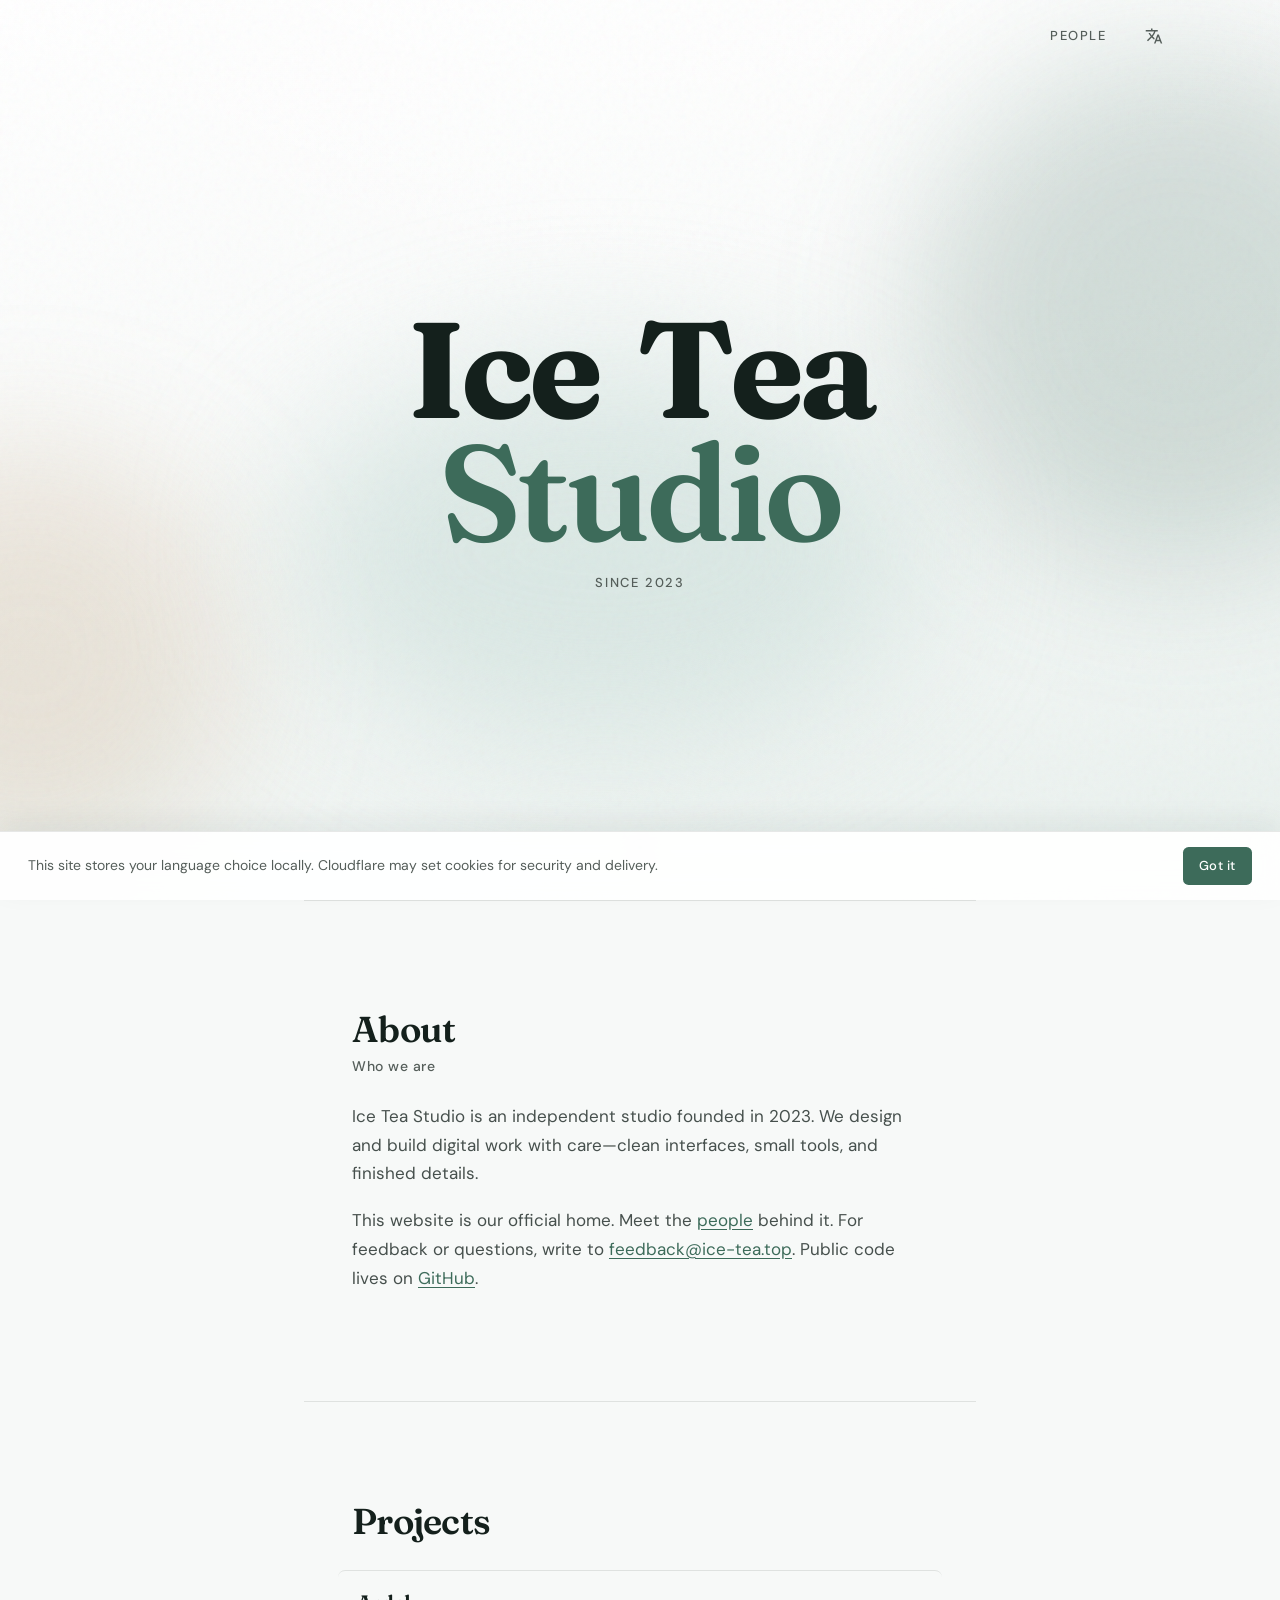
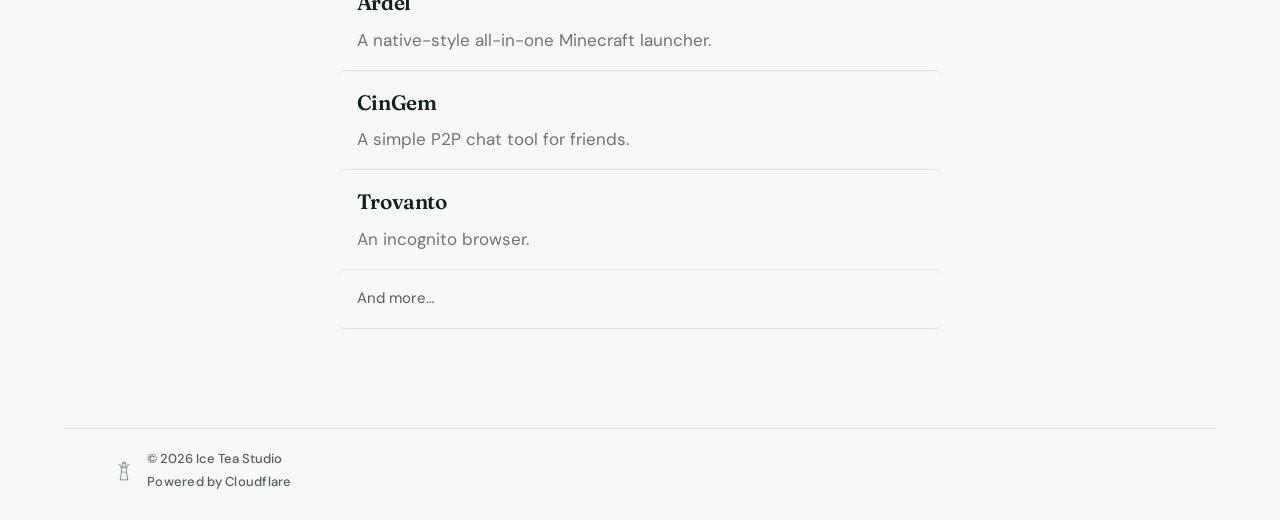
<file: index.html>
<!DOCTYPE html>
<html lang="en">
<head>
  <meta charset="UTF-8">
  <meta name="viewport" content="width=device-width, initial-scale=1.0">
  <title>Ice Tea Studio — Official Website</title>
  <meta name="description" content="Ice Tea Studio is an independent studio founded in 2023. We design and build digital work with care—clean interfaces, small tools, and finished details.">
  <meta name="author" content="Ice Tea Studio">
  <meta name="robots" content="index, follow">
  <link rel="canonical" href="https://ice-tea.top/">
  <script>
    try {
      var _l = localStorage.getItem("its-lang");
      if (_l) {
        var s = String(_l).toLowerCase();
        if (_l === "zh-Hant" || s === "zh-tw" || s === "zh-hk" || s === "zh-hant" || s.indexOf("hant") >= 0) document.documentElement.lang = "zh-Hant";
        else if (_l === "zh-CN" || s.indexOf("zh") === 0) document.documentElement.lang = "zh-CN";
        else if (_l === "ja" || s.indexOf("ja") === 0) document.documentElement.lang = "ja";
        else if (_l === "es" || s.indexOf("es") === 0) document.documentElement.lang = "es";
        else if (_l === "fr" || s.indexOf("fr") === 0) document.documentElement.lang = "fr";
        else if (_l === "pt" || s.indexOf("pt") === 0) document.documentElement.lang = "pt";
        else if (_l === "ru" || s.indexOf("ru") === 0) document.documentElement.lang = "ru";
        else if (_l === "hi" || s.indexOf("hi") === 0) document.documentElement.lang = "hi";
      }
    } catch (e) {}
  </script>

  <meta property="og:type" content="website">
  <meta property="og:url" content="https://ice-tea.top/">
  <meta property="og:title" content="Ice Tea Studio — Official Website">
  <meta property="og:description" content="Independent studio founded in 2023. Clean interfaces, small tools, and finished details.">
  <meta property="og:site_name" content="Ice Tea Studio">
  <meta property="og:locale" content="en_US">
  <meta property="og:image" content="https://ice-tea.top/og-image.jpg">
  <meta property="og:image:type" content="image/jpeg">
  <meta property="og:image:alt" content="Ice Tea Studio">

  <meta name="twitter:card" content="summary_large_image">
  <meta name="twitter:title" content="Ice Tea Studio — Official Website">
  <meta name="twitter:description" content="Independent studio founded in 2023. Clean interfaces, small tools, and finished details.">
  <meta name="twitter:image" content="https://ice-tea.top/og-image.jpg">

  <meta name="theme-color" content="#f7f9f8">
  <link rel="icon" href="icon-64.png" type="image/png" sizes="64x64">
  <link rel="apple-touch-icon" href="apple-touch-icon.png" sizes="180x180">
  <link rel="preload" href="fonts/fraunces-700.woff2" as="font" type="font/woff2" crossorigin>
  <link rel="preload" href="fonts/fraunces-600.woff2" as="font" type="font/woff2" crossorigin>
  <link rel="preload" href="fonts/dm-sans-400.woff2" as="font" type="font/woff2" crossorigin>
  <link rel="stylesheet" href="styles.css?v=20260806b">
  <script>document.documentElement.classList.add("js");</script>

  <script type="application/ld+json">
  {
    "@context": "https://schema.org",
    "@graph": [
      {
        "@type": "WebSite",
        "@id": "https://ice-tea.top/#website",
        "url": "https://ice-tea.top/",
        "name": "Ice Tea Studio",
        "description": "Official website of Ice Tea Studio, an independent studio founded in 2023.",
        "publisher": { "@id": "https://ice-tea.top/#organization" },
        "inLanguage": ["en", "es", "fr", "pt", "ru", "hi", "ja", "zh-CN", "zh-Hant"]
      },
      {
        "@type": "Organization",
        "@id": "https://ice-tea.top/#organization",
        "name": "Ice Tea Studio",
        "url": "https://ice-tea.top/",
        "email": "feedback@ice-tea.top",
        "foundingDate": "2023",
        "sameAs": [
          "https://github.com/Ice-Tea-Studio"
        ],
        "logo": "https://ice-tea.top/icon-256.png"
      }
    ]
  }
  </script>
</head>
<body>
  <div class="atmosphere" aria-hidden="true">
    <div class="atmosphere__wash atmosphere__wash--leaf" data-speed="0.08"></div>
    <div class="atmosphere__wash atmosphere__wash--amber" data-speed="0.16"></div>
    <div class="atmosphere__wash atmosphere__wash--ice" data-speed="0.11"></div>
    <div class="atmosphere__grain"></div>
  </div>

  <div class="page">
    <header class="hero-shell">
      <nav class="topnav" data-i18n-aria="nav_aria" aria-label="Primary">
        <a class="nav-link" data-magnetic href="people.html" data-i18n="nav_people">People</a>
        <div class="lang-switch" data-i18n-aria="lang_aria" aria-label="Language">
          <button type="button" class="lang-switch__toggle" aria-expanded="false" aria-haspopup="listbox" aria-label="Language">
            <svg class="lang-switch__icon" viewBox="0 0 24 24" width="18" height="18" aria-hidden="true" focusable="false">
              <path d="M12.87 15.07l-2.54-2.51.03-.03A17.5 17.5 0 0014.07 6H17V4h-7V2H8v2H1v2h11.17C11.5 7.92 10.44 9.75 9 11.35 8.07 10.32 7.3 9.19 6.69 8h-2c.73 1.63 1.73 3.17 2.98 4.56l-5.09 5.02L4 19l5-5 3.11 3.11.76-2.04zM18.5 10h-2L12 22h2l1.12-3h4.75L21 22h2l-4.5-12zm-2.62 7l1.62-4.33L19.12 17h-3.24z" fill="currentColor"/>
            </svg>
          </button>
          <div class="lang-switch__menu" hidden role="listbox">
            <button type="button" class="lang-switch__option" data-lang="en" role="option">English</button>
            <button type="button" class="lang-switch__option" data-lang="es" role="option">Español</button>
            <button type="button" class="lang-switch__option" data-lang="fr" role="option">Français</button>
            <button type="button" class="lang-switch__option" data-lang="pt" role="option">Português</button>
            <button type="button" class="lang-switch__option" data-lang="ru" role="option">Русский</button>
            <button type="button" class="lang-switch__option" data-lang="hi" role="option">हिन्दी</button>
            <button type="button" class="lang-switch__option" data-lang="ja" role="option">日本語</button>
            <button type="button" class="lang-switch__option" data-lang="zh-CN" role="option">简体中文</button>
            <button type="button" class="lang-switch__option" data-lang="zh-Hant" role="option">繁體中文</button>
          </div>
        </div>
      </nav>

      <section class="hero" id="top" aria-labelledby="brand-title">
        <h1 class="brand is-ready" id="brand-title">
          <span class="visually-hidden">Ice Tea Studio</span>
          <span class="brand__display" aria-hidden="true">
            <span class="brand__row">
              <span class="char" style="--i:0">I</span><span class="char" style="--i:1">c</span><span class="char" style="--i:2">e</span><span class="char char--space" style="--i:3">&nbsp;</span><span class="char" style="--i:4">T</span><span class="char" style="--i:5">e</span><span class="char" style="--i:6">a</span>
            </span>
            <span class="brand__row brand__row--accent">
              <span class="char" style="--i:7">S</span><span class="char" style="--i:8">t</span><span class="char" style="--i:9">u</span><span class="char" style="--i:10">d</span><span class="char" style="--i:11">i</span><span class="char" style="--i:12">o</span>
            </span>
          </span>
        </h1>
        <p class="since" data-reveal data-i18n="since">Since 2023</p>
        <a class="scroll-cue" data-reveal href="#about" data-i18n-aria="scroll_about" aria-label="Scroll to About">
          <span class="scroll-cue__mouse" aria-hidden="true"></span>
        </a>
      </section>
    </header>

    <main id="main">
      <section class="about" id="about" aria-labelledby="about-heading">
        <header class="about__head" data-reveal>
          <h2 id="about-heading" class="about__title" data-i18n="about_title">About</h2>
          <p class="about__kicker" data-i18n="about_kicker">Who we are</p>
        </header>
        <div class="about__body" data-stagger>
          <p data-reveal data-i18n="about_p1">
            Ice Tea Studio is an independent studio founded in 2023.
            We design and build digital work with care—clean interfaces,
            small tools, and finished details.
          </p>
          <p data-reveal data-i18n-html="about_p2_html">
            This website is our official home. Meet the
            <a href="people.html">people</a> behind it.
            For feedback or questions, write to
            <a href="mailto:feedback@ice-tea.top">feedback@ice-tea.top</a>.
            Public code lives on
            <a href="https://github.com/Ice-Tea-Studio" rel="noopener noreferrer" target="_blank">GitHub</a>.
          </p>
        </div>
      </section>

      <section class="projects" id="projects" aria-labelledby="projects-heading">
        <h2 id="projects-heading" class="projects__title" data-reveal data-i18n="projects_title">Projects</h2>
        <ul class="project-list" data-stagger>
          <li data-reveal>
            <button
              type="button"
              class="project-list__item"
              data-notice-key="project_ardel_notice"
              data-notice="Coming soon. Stay tuned."
            >
              <div class="project-list__copy">
                <span class="project-list__name">Ardel</span>
                <span class="project-list__desc" data-i18n="project_ardel_desc">A native-style all-in-one Minecraft launcher.</span>
              </div>
            </button>
          </li>
          <li data-reveal>
            <button
              type="button"
              class="project-list__item"
              data-notice-key="project_cingem_notice"
              data-notice="Sorry, this tool is for internal use only."
            >
              <div class="project-list__copy">
                <span class="project-list__name">CinGem</span>
                <span class="project-list__desc" data-i18n="project_cingem_desc">A simple P2P chat tool for friends.</span>
              </div>
            </button>
          </li>
          <li data-reveal>
            <button
              type="button"
              class="project-list__item"
              data-notice-key="project_trovanto_notice"
              data-notice="Early build complete — now in private beta."
            >
              <div class="project-list__copy">
                <span class="project-list__name">Trovanto</span>
                <span class="project-list__desc" data-i18n="project_trovanto_desc">An incognito browser.</span>
              </div>
            </button>
          </li>
          <li data-reveal>
            <div class="project-list__item project-list__item--more">
              <p class="project-list__more" data-i18n="projects_more">And more…</p>
            </div>
          </li>
        </ul>
      </section>
    </main>

    <footer class="footer" data-reveal>
      <img class="footer__mark" src="icon-256.png" width="28" height="28" alt="" decoding="async" loading="lazy">
      <div class="footer__copy">
        <p><small>&copy; 2026 Ice Tea Studio</small></p>
        <p class="footer__powered">
          <small><span data-i18n="powered_prefix">Powered by</span> <a href="https://www.cloudflare.com/" rel="noopener noreferrer" target="_blank">Cloudflare</a></small>
        </p>
      </div>
    </footer>
  </div>

  <div class="toast" id="project-toast" role="status" aria-live="polite" hidden></div>

  <div class="cookie-notice" id="cookie-notice" hidden>
    <p class="cookie-notice__text" data-i18n="cookie_notice">
      This site stores your language choice locally. Cloudflare may set cookies for security and delivery.
    </p>
    <button type="button" class="cookie-notice__accept" data-i18n="cookie_accept">Got it</button>
  </div>

  <script src="i18n.js?v=20260806b" defer></script>
  <script src="main.js?v=20260806b" defer></script>
  <script src="animal.js?v=20260806b" defer></script>
</body>
</html>
</file>
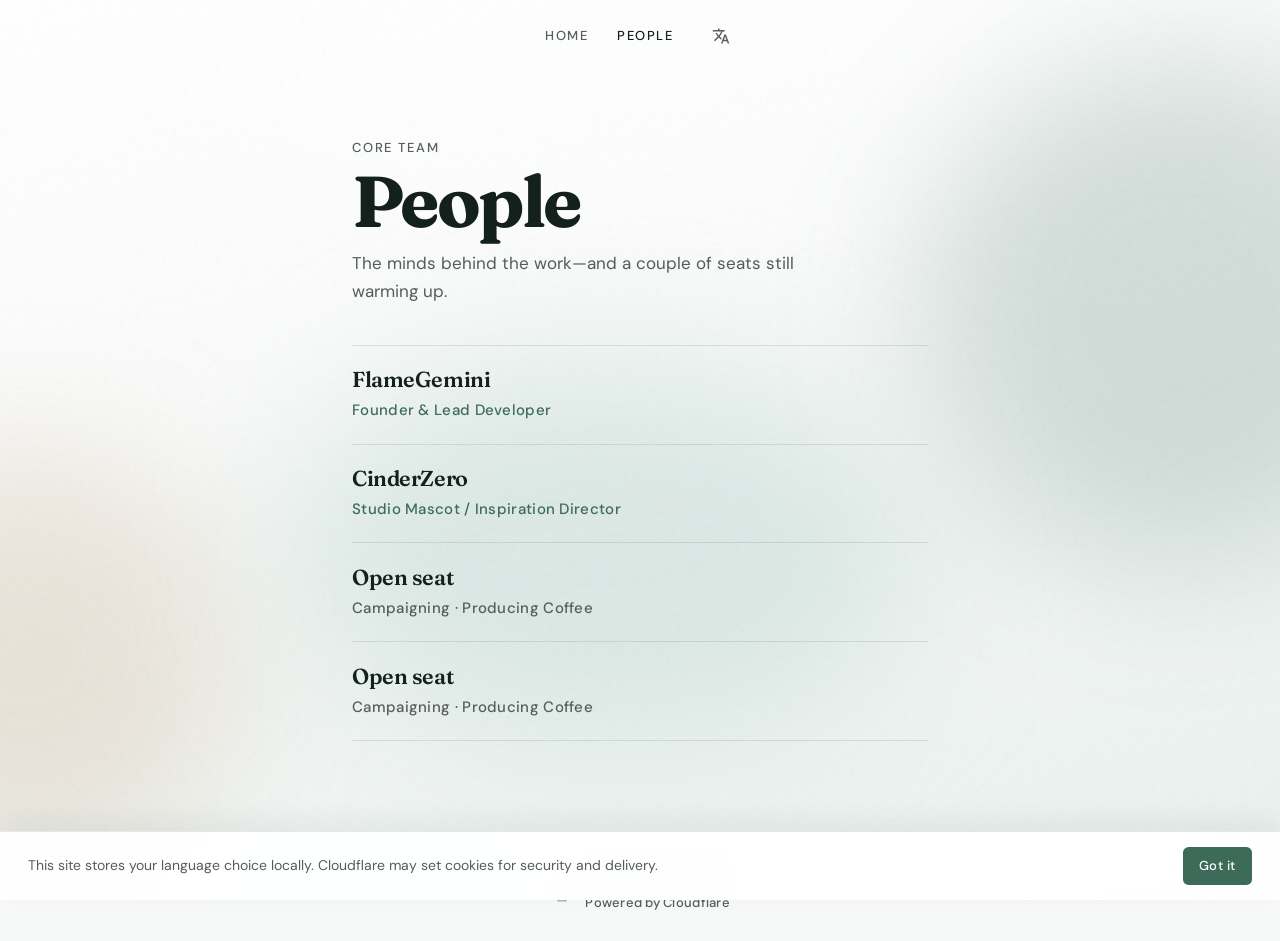
<file: people.html>
<!DOCTYPE html>
<html lang="en">
<head>
  <meta charset="UTF-8">
  <meta name="viewport" content="width=device-width, initial-scale=1.0">
  <title>People — Ice Tea Studio</title>
  <meta name="description" content="Meet the people behind Ice Tea Studio—developers, designers, and open seats still brewing.">
  <meta name="author" content="Ice Tea Studio">
  <meta name="robots" content="index, follow">
  <link rel="canonical" href="https://ice-tea.top/people.html">
  <script>
    try {
      var _l = localStorage.getItem("its-lang");
      if (_l) {
        var s = String(_l).toLowerCase();
        if (_l === "zh-Hant" || s === "zh-tw" || s === "zh-hk" || s === "zh-hant" || s.indexOf("hant") >= 0) document.documentElement.lang = "zh-Hant";
        else if (_l === "zh-CN" || s.indexOf("zh") === 0) document.documentElement.lang = "zh-CN";
        else if (_l === "ja" || s.indexOf("ja") === 0) document.documentElement.lang = "ja";
        else if (_l === "es" || s.indexOf("es") === 0) document.documentElement.lang = "es";
        else if (_l === "fr" || s.indexOf("fr") === 0) document.documentElement.lang = "fr";
        else if (_l === "pt" || s.indexOf("pt") === 0) document.documentElement.lang = "pt";
        else if (_l === "ru" || s.indexOf("ru") === 0) document.documentElement.lang = "ru";
        else if (_l === "hi" || s.indexOf("hi") === 0) document.documentElement.lang = "hi";
      }
    } catch (e) {}
  </script>

  <meta property="og:type" content="website">
  <meta property="og:url" content="https://ice-tea.top/people.html">
  <meta property="og:title" content="People — Ice Tea Studio">
  <meta property="og:description" content="Meet the people behind Ice Tea Studio.">
  <meta property="og:site_name" content="Ice Tea Studio">
  <meta property="og:locale" content="en_US">
  <meta property="og:image" content="https://ice-tea.top/og-image.jpg">
  <meta property="og:image:type" content="image/jpeg">
  <meta property="og:image:alt" content="Ice Tea Studio">

  <meta name="twitter:card" content="summary_large_image">
  <meta name="twitter:title" content="People — Ice Tea Studio">
  <meta name="twitter:description" content="Meet the people behind Ice Tea Studio.">
  <meta name="twitter:image" content="https://ice-tea.top/og-image.jpg">

  <meta name="theme-color" content="#f7f9f8">
  <link rel="icon" href="icon-64.png" type="image/png" sizes="64x64">
  <link rel="apple-touch-icon" href="apple-touch-icon.png" sizes="180x180">
  <link rel="preload" href="fonts/fraunces-700.woff2" as="font" type="font/woff2" crossorigin>
  <link rel="preload" href="fonts/fraunces-600.woff2" as="font" type="font/woff2" crossorigin>
  <link rel="preload" href="fonts/dm-sans-400.woff2" as="font" type="font/woff2" crossorigin>
  <link rel="stylesheet" href="styles.css?v=20260806b">
  <script>document.documentElement.classList.add("js");</script>
</head>
<body class="page-people">
  <div class="atmosphere" aria-hidden="true">
    <div class="atmosphere__wash atmosphere__wash--leaf" data-speed="0.08"></div>
    <div class="atmosphere__wash atmosphere__wash--amber" data-speed="0.16"></div>
    <div class="atmosphere__wash atmosphere__wash--ice" data-speed="0.11"></div>
    <div class="atmosphere__grain"></div>
  </div>

  <div class="page">
    <header class="page-top">
      <nav class="topnav" data-i18n-aria="nav_aria" aria-label="Primary">
        <a class="nav-link" data-magnetic href="index.html" data-i18n="nav_home">Home</a>
        <a class="nav-link is-active" data-magnetic href="people.html" data-i18n="nav_people" aria-current="page">People</a>
        <div class="lang-switch" data-i18n-aria="lang_aria" aria-label="Language">
          <button type="button" class="lang-switch__toggle" aria-expanded="false" aria-haspopup="listbox" aria-label="Language">
            <svg class="lang-switch__icon" viewBox="0 0 24 24" width="18" height="18" aria-hidden="true" focusable="false">
              <path d="M12.87 15.07l-2.54-2.51.03-.03A17.5 17.5 0 0014.07 6H17V4h-7V2H8v2H1v2h11.17C11.5 7.92 10.44 9.75 9 11.35 8.07 10.32 7.3 9.19 6.69 8h-2c.73 1.63 1.73 3.17 2.98 4.56l-5.09 5.02L4 19l5-5 3.11 3.11.76-2.04zM18.5 10h-2L12 22h2l1.12-3h4.75L21 22h2l-4.5-12zm-2.62 7l1.62-4.33L19.12 17h-3.24z" fill="currentColor"/>
            </svg>
          </button>
          <div class="lang-switch__menu" hidden role="listbox">
            <button type="button" class="lang-switch__option" data-lang="en" role="option">English</button>
            <button type="button" class="lang-switch__option" data-lang="es" role="option">Español</button>
            <button type="button" class="lang-switch__option" data-lang="fr" role="option">Français</button>
            <button type="button" class="lang-switch__option" data-lang="pt" role="option">Português</button>
            <button type="button" class="lang-switch__option" data-lang="ru" role="option">Русский</button>
            <button type="button" class="lang-switch__option" data-lang="hi" role="option">हिन्दी</button>
            <button type="button" class="lang-switch__option" data-lang="ja" role="option">日本語</button>
            <button type="button" class="lang-switch__option" data-lang="zh-CN" role="option">简体中文</button>
            <button type="button" class="lang-switch__option" data-lang="zh-Hant" role="option">繁體中文</button>
          </div>
        </div>
      </nav>
    </header>

    <main id="main" class="people">
      <header class="people__head" data-reveal>
        <p class="people__kicker" data-i18n="people_kicker">Core team</p>
        <h1 class="people__title" data-i18n="people_title">People</h1>
        <p class="people__lead" data-i18n="people_lead">
          The minds behind the work—and a couple of seats still warming up.
        </p>
      </header>

      <ul class="people-list" data-stagger>
        <li data-reveal>
          <article class="people-list__item">
            <h2 class="people-list__name">FlameGemini</h2>
            <p class="people-list__role" data-i18n="role_flame">Founder &amp; Lead Developer</p>
          </article>
        </li>
        <li data-reveal>
          <article class="people-list__item">
            <h2 class="people-list__name">CinderZero</h2>
            <p class="people-list__role" data-i18n="role_cinder">Studio Mascot / Inspiration Director</p>
          </article>
        </li>
        <li data-reveal>
          <article class="people-list__item people-list__item--open">
            <h2 class="people-list__name" data-i18n="open_seat">Open seat</h2>
            <p class="people-list__role" data-i18n="open_seat_role">Campaigning · Producing Coffee</p>
          </article>
        </li>
        <li data-reveal>
          <article class="people-list__item people-list__item--open">
            <h2 class="people-list__name" data-i18n="open_seat">Open seat</h2>
            <p class="people-list__role" data-i18n="open_seat_role">Campaigning · Producing Coffee</p>
          </article>
        </li>
      </ul>
    </main>

    <footer class="footer" data-reveal>
      <img class="footer__mark" src="icon-256.png" width="28" height="28" alt="" decoding="async" loading="lazy">
      <div class="footer__copy">
        <p><small>&copy; 2026 Ice Tea Studio</small></p>
        <p class="footer__powered">
          <small><span data-i18n="powered_prefix">Powered by</span> <a href="https://www.cloudflare.com/" rel="noopener noreferrer" target="_blank">Cloudflare</a></small>
        </p>
      </div>
    </footer>
  </div>

  <div class="cookie-notice" id="cookie-notice" hidden>
    <p class="cookie-notice__text" data-i18n="cookie_notice">
      This site stores your language choice locally. Cloudflare may set cookies for security and delivery.
    </p>
    <button type="button" class="cookie-notice__accept" data-i18n="cookie_accept">Got it</button>
  </div>

  <script src="i18n.js?v=20260806b" defer></script>
  <script src="main.js?v=20260806b" defer></script>
  <script src="animal.js?v=20260806b" defer></script>
</body>
</html>
</file>
<file: styles.css>
﻿@font-face {
  font-family: "Fraunces";
  src: url("fonts/fraunces-600.woff2") format("woff2");
  font-weight: 600;
  font-style: normal;
  font-display: swap;
}

@font-face {
  font-family: "Fraunces";
  src: url("fonts/fraunces-700.woff2") format("woff2");
  font-weight: 700;
  font-style: normal;
  font-display: swap;
}

@font-face {
  font-family: "DM Sans";
  src: url("fonts/dm-sans-400.woff2") format("woff2");
  font-weight: 400;
  font-style: normal;
  font-display: swap;
}

@font-face {
  font-family: "DM Sans";
  src: url("fonts/dm-sans-500.woff2") format("woff2");
  font-weight: 500;
  font-style: normal;
  font-display: swap;
}

:root {
  --ink: #14201c;
  --ink-soft: #555e5a;
  --mist: #f7f9f8;
  --paper: #ffffff;
  --leaf: #3d6b5a;
  --leaf-soft: rgba(61, 107, 90, 0.2);
  --amber-soft: rgba(184, 149, 108, 0.22);
  --ice-soft: rgba(201, 221, 215, 0.58);
  --line: rgba(20, 32, 28, 0.1);
  --focus: #2f5d4c;
  --font-display: "Fraunces", "Iowan Old Style", "Palatino Linotype", Palatino, serif;
  --font-body: "DM Sans", "Segoe UI", sans-serif;
  --ease-out: cubic-bezier(0.16, 1, 0.3, 1);
  --dur: 0.7s;
  --pad-x: clamp(1.25rem, 4vw, 3rem);
}

html[lang="zh-CN"],
html[data-lang="zh-CN"],
html[lang="zh-Hant"],
html[data-lang="zh-Hant"] {
  --font-display: "Fraunces", "Songti SC", "STSong", "Noto Serif SC", "Noto Serif TC", serif;
  --font-body: "DM Sans", "PingFang SC", "PingFang TC", "Hiragino Sans GB", "Microsoft YaHei", "Microsoft JhengHei", "Noto Sans SC", "Noto Sans TC", "Segoe UI", sans-serif;
}

html[lang="ja"],
html[data-lang="ja"] {
  --font-display: "Fraunces", "Hiragino Mincho ProN", "Yu Mincho", "Noto Serif JP", serif;
  --font-body: "DM Sans", "Hiragino Sans", "Yu Gothic", "Hiragino Kaku Gothic ProN", "Meiryo", "Noto Sans JP", "Segoe UI", sans-serif;
}

html[lang="ru"],
html[data-lang="ru"] {
  --font-body: "DM Sans", "Segoe UI", "Helvetica Neue", Arial, sans-serif;
}

html[lang="hi"],
html[data-lang="hi"] {
  --font-display: "Fraunces", "Noto Serif Devanagari", "Mangal", serif;
  --font-body: "DM Sans", "Noto Sans Devanagari", "Mangal", "Segoe UI", sans-serif;
}

*,
*::before,
*::after {
  box-sizing: border-box;
}

html {
  color-scheme: light;
  background: var(--mist);
  scroll-behavior: smooth;
}

body {
  margin: 0;
  min-height: 100vh;
  font-family: var(--font-body);
  font-weight: 400;
  line-height: 1.55;
  color: var(--ink);
  background: var(--mist);
  overflow-x: hidden;
  -webkit-font-smoothing: antialiased;
  text-rendering: optimizeLegibility;
}

a {
  color: inherit;
}

a:focus-visible {
  outline: 2px solid var(--focus);
  outline-offset: 3px;
}

.atmosphere {
  position: fixed;
  inset: 0;
  z-index: 0;
  pointer-events: none;
  overflow: hidden;
  background:
    radial-gradient(115% 85% at 50% -15%, var(--paper) 0%, transparent 58%),
    linear-gradient(165deg, var(--paper) 0%, var(--mist) 55%, #e8f0ed 100%);
}

.atmosphere__wash {
  position: absolute;
  border-radius: 50%;
  filter: blur(72px);
  will-change: transform;
  transform: translate3d(0, var(--parallax-y, 0px), 0);
}

.atmosphere__wash--leaf {
  width: min(58vw, 32rem);
  height: min(58vw, 32rem);
  top: 6%;
  right: -12%;
  background: var(--leaf-soft);
}

.atmosphere__wash--amber {
  width: min(48vw, 26rem);
  height: min(48vw, 26rem);
  bottom: 4%;
  left: -14%;
  background: var(--amber-soft);
}

.atmosphere__wash--ice {
  width: min(70vw, 40rem);
  height: min(42vw, 24rem);
  top: 40%;
  left: 22%;
  background: var(--ice-soft);
}

.atmosphere__grain {
  position: absolute;
  inset: 0;
  opacity: 0.04;
  background-image: url("data:image/svg+xml,%3Csvg viewBox='0 0 200 200' xmlns='http://www.w3.org/2000/svg'%3E%3Cfilter id='n'%3E%3CfeTurbulence type='fractalNoise' baseFrequency='0.85' numOctaves='3' stitchTiles='stitch'/%3E%3C/filter%3E%3Crect width='100%25' height='100%25' filter='url(%23n)'/%3E%3C/svg%3E");
  mix-blend-mode: multiply;
}

.page {
  position: relative;
  z-index: 1;
}

.hero-shell {
  display: grid;
  grid-template-rows: auto 1fr;
  min-height: 100vh;
  min-height: 100dvh;
  padding: 0 var(--pad-x);
  max-width: 72rem;
  margin: 0 auto;
}

.topnav {
  display: flex;
  align-items: center;
  justify-content: flex-end;
  gap: 1.75rem;
  padding: 1.35rem 0 0;
}

.lang-switch {
  position: relative;
  display: inline-flex;
  align-items: center;
  margin-left: 0.35rem;
}

.lang-switch__toggle {
  display: inline-flex;
  align-items: center;
  justify-content: center;
  width: 1.75rem;
  height: 1.75rem;
  border: 0;
  padding: 0;
  background: transparent;
  color: var(--ink-soft);
  cursor: pointer;
  transition: color 0.25s ease;
}

.lang-switch__toggle:hover,
.lang-switch.is-open .lang-switch__toggle {
  color: var(--ink);
}

.lang-switch__toggle:focus-visible {
  outline: 2px solid var(--focus);
  outline-offset: 3px;
}

.lang-switch__icon {
  display: block;
}

.lang-switch__menu {
  position: absolute;
  top: calc(100% + 0.5rem);
  right: 0;
  z-index: 40;
  display: flex;
  flex-direction: column;
  gap: 0.1rem;
  min-width: 8.5rem;
  max-height: min(70vh, 22rem);
  overflow: auto;
  padding: 0.4rem;
  border: 1px solid var(--line);
  border-radius: 0.4rem;
  background: rgba(255, 255, 255, 0.97);
  box-shadow: 0 12px 30px rgba(20, 32, 28, 0.08);
}

.lang-switch__menu[hidden] {
  display: none;
}

.lang-switch__option {
  border: 0;
  border-radius: 0.28rem;
  padding: 0.45rem 0.6rem;
  background: transparent;
  color: var(--ink-soft);
  font: inherit;
  font-size: 0.8125rem;
  font-weight: 500;
  letter-spacing: 0.04em;
  text-align: left;
  cursor: pointer;
  transition: color 0.2s ease, background-color 0.2s ease;
}

.lang-switch__option:hover,
.lang-switch__option.is-active {
  color: var(--ink);
  background: rgba(61, 107, 90, 0.08);
}

.lang-switch__option:focus-visible {
  outline: 2px solid var(--focus);
  outline-offset: 1px;
}

.nav-link {
  display: inline-block;
  font-size: 0.8125rem;
  font-weight: 500;
  letter-spacing: 0.12em;
  text-transform: uppercase;
  text-decoration: none;
  color: var(--ink-soft);
  transition: color 0.25s ease, transform 0.35s var(--ease-out);
  will-change: transform;
}

.nav-link:hover {
  color: var(--ink);
}

.hero {
  position: relative;
  display: flex;
  flex-direction: column;
  justify-content: center;
  align-items: center;
  gap: 1.25rem;
  text-align: center;
  padding: 2rem 0 5rem;
}

.brand {
  margin: 0;
  font-family: var(--font-display);
  font-weight: 700;
  font-size: clamp(3.5rem, 14vw, 8.5rem);
  line-height: 0.9;
  letter-spacing: -0.035em;
  color: var(--ink);
}

.visually-hidden {
  position: absolute;
  width: 1px;
  height: 1px;
  padding: 0;
  margin: -1px;
  overflow: hidden;
  clip: rect(0, 0, 0, 0);
  white-space: nowrap;
  border: 0;
}

.brand__display {
  display: block;
}

.brand__row {
  display: block;
}

.brand__row--accent {
  color: var(--leaf);
  font-weight: 600;
}

.brand .char {
  display: inline-block;
  opacity: 0;
  transform: translateY(0.35em);
  will-change: transform, opacity;
}

.brand .char--space {
  width: 0.28em;
}

.brand.is-ready .char {
  animation: char-in 0.75s var(--ease-out) forwards;
  animation-delay: calc(var(--i) * 0.035s + 0.12s);
}

.brand.is-done .char {
  will-change: auto;
}

.since {
  margin: 0;
  font-size: 0.8125rem;
  font-weight: 500;
  letter-spacing: 0.14em;
  text-transform: uppercase;
  color: var(--ink-soft);
}

.scroll-cue {
  position: absolute;
  bottom: 1.5rem;
  left: 50%;
  display: flex;
  align-items: center;
  justify-content: center;
  width: 2rem;
  height: 2.75rem;
  margin-left: -1rem;
  text-decoration: none;
}

body.is-scrolled .scroll-cue {
  opacity: 0 !important;
  pointer-events: none;
  transform: none !important;
  filter: none !important;
}

.scroll-cue__mouse {
  width: 1.15rem;
  height: 1.85rem;
  border: 1.5px solid rgba(20, 32, 28, 0.28);
  border-radius: 999px;
  position: relative;
}

.scroll-cue__mouse::after {
  content: "";
  position: absolute;
  top: 0.35rem;
  left: 50%;
  width: 0.2rem;
  height: 0.2rem;
  margin-left: -0.1rem;
  border-radius: 50%;
  background: var(--leaf);
  animation: cue-dot 1.6s var(--ease-out) infinite;
}

.about {
  padding: clamp(4rem, 12vh, 7rem) var(--pad-x);
  max-width: calc(36rem + 2 * var(--pad-x));
  margin: 0 auto;
  border-top: 1px solid var(--line);
}

.about__head {
  margin-bottom: 1.5rem;
}

.about__title {
  margin: 0 0 0.35rem;
  font-family: var(--font-display);
  font-size: clamp(1.75rem, 3vw, 2.25rem);
  font-weight: 600;
  letter-spacing: -0.02em;
  line-height: 1.15;
}

.about__kicker {
  margin: 0;
  font-size: 0.875rem;
  font-weight: 500;
  letter-spacing: 0.04em;
  color: var(--ink-soft);
}

.about__body {
  display: grid;
  gap: 1.1rem;
}

.about__body p {
  margin: 0;
  font-size: 1.0625rem;
  line-height: 1.7;
  color: rgba(20, 32, 28, 0.78);
}

.about__body a {
  color: var(--leaf);
  text-underline-offset: 0.18em;
}

.about__body a:hover {
  color: var(--ink);
}

.projects {
  padding: clamp(4rem, 11vh, 6.5rem) var(--pad-x);
  max-width: calc(36rem + 2 * var(--pad-x));
  margin: 0 auto;
  border-top: 1px solid var(--line);
}

.projects__title {
  margin: 0 0 1.75rem;
  font-family: var(--font-display);
  font-size: clamp(1.75rem, 3vw, 2.25rem);
  font-weight: 600;
  letter-spacing: -0.02em;
  line-height: 1.15;
  color: var(--ink);
}

.project-list {
  list-style: none;
  margin: 0;
  padding: 0;
}

.project-list__item {
  position: relative;
  display: block;
  width: calc(100% + 1.7rem);
  margin: 0 -0.85rem;
  padding: 1.25rem 1rem 1.25rem 1.15rem;
  border: 0;
  border-top: 1px solid var(--line);
  border-radius: 0.45rem;
  background: transparent;
  color: inherit;
  font: inherit;
  text-align: left;
  cursor: pointer;
  overflow: hidden;
  transition:
    background-color 320ms var(--ease-out),
    transform 320ms var(--ease-out),
    box-shadow 320ms var(--ease-out),
    border-color 320ms var(--ease-out);
}

.project-list__item:focus-visible {
  outline: 2px solid var(--focus);
  outline-offset: 2px;
}

.project-list__name {
  display: inline-block;
}

.project-list__desc {
  display: block;
}

.project-list__item::before {
  content: "";
  position: absolute;
  left: 0;
  top: 0;
  bottom: 0;
  width: 0;
  background: linear-gradient(180deg, rgba(61, 107, 90, 0.2), var(--leaf));
  transition: width 320ms var(--ease-out);
}

.project-list__item::after {
  content: "";
  position: absolute;
  inset: 0;
  background: radial-gradient(120% 100% at 0% 50%, rgba(61, 107, 90, 0.14), transparent 58%);
  opacity: 0;
  transition: opacity 320ms var(--ease-out);
  pointer-events: none;
}

.project-list__item:hover,
.project-list__item:focus-visible {
  background: rgba(247, 249, 248, 0.92);
  transform: translateX(10px);
  box-shadow:
    0 12px 28px rgba(20, 32, 28, 0.06),
    inset 0 0 0 1px rgba(61, 107, 90, 0.14);
  border-top-color: transparent;
}

.project-list__item:hover + .project-list__item,
.project-list__item:focus-visible + .project-list__item {
  border-top-color: transparent;
}

.project-list__item:hover::before,
.project-list__item:focus-visible::before {
  width: 4px;
}

.project-list__item:hover::after,
.project-list__item:focus-visible::after {
  opacity: 1;
}

.project-list__copy {
  position: relative;
  z-index: 1;
  min-width: 0;
}

.project-list__name {
  position: relative;
  display: inline-block;
  margin: 0 0 0.35rem;
  font-family: var(--font-display);
  font-size: 1.3rem;
  font-weight: 600;
  letter-spacing: -0.02em;
  line-height: 1.2;
  color: var(--ink);
  transition:
    color 280ms var(--ease-out),
    letter-spacing 320ms var(--ease-out),
    transform 320ms var(--ease-out);
}

.project-list__name::after {
  content: "";
  position: absolute;
  left: 0;
  bottom: -0.12em;
  width: 100%;
  height: 1.5px;
  background: var(--leaf);
  transform: scaleX(0);
  transform-origin: left center;
  transition: transform 360ms var(--ease-out);
}

.project-list__item:hover .project-list__name,
.project-list__item:focus-visible .project-list__name {
  color: var(--leaf);
  letter-spacing: -0.01em;
  transform: translateY(-2px);
}

.project-list__item:hover .project-list__name::after,
.project-list__item:focus-visible .project-list__name::after {
  transform: scaleX(1);
}

.project-list__desc {
  margin: 0;
  max-width: 34rem;
  font-size: 1.0625rem;
  line-height: 1.65;
  color: rgba(20, 32, 28, 0.66);
  transform: translateY(4px);
  opacity: 0.92;
  transition:
    color 280ms var(--ease-out),
    transform 320ms var(--ease-out) 40ms,
    opacity 280ms var(--ease-out) 40ms;
}

.project-list__item:hover .project-list__desc,
.project-list__item:focus-visible .project-list__desc {
  color: rgba(20, 32, 28, 0.9);
  transform: translateY(0);
  opacity: 1;
}

.project-list__item--more {
  display: block;
  padding-top: 1.1rem;
  padding-bottom: 1.1rem;
  cursor: default;
  border-bottom: 1px solid var(--line);
}

.project-list__item--more:hover,
.project-list__item--more:focus-visible {
  background: transparent;
  transform: none;
  box-shadow: none;
  border-top-color: var(--line);
}

.project-list__item--more::before,
.project-list__item--more::after {
  display: none;
}

.project-list__more {
  margin: 0;
  font-size: 0.9375rem;
  color: var(--ink-soft);
}

.toast {
  position: fixed;
  left: 50%;
  bottom: 1.5rem;
  z-index: 80;
  max-width: min(28rem, calc(100vw - 2rem));
  padding: 0.9rem 1.15rem;
  border: 1px solid rgba(61, 107, 90, 0.18);
  border-radius: 0.75rem;
  background: rgba(255, 255, 255, 0.94);
  color: var(--ink);
  font-size: 0.9375rem;
  line-height: 1.5;
  text-align: center;
  box-shadow: 0 16px 40px rgba(20, 32, 28, 0.12);
  backdrop-filter: blur(10px);
  transform: translate(-50%, 12px);
  opacity: 0;
  pointer-events: none;
  transition:
    opacity 280ms var(--ease-out),
    transform 320ms var(--ease-out);
}

.toast.is-visible {
  opacity: 1;
  transform: translate(-50%, 0);
}

@media (prefers-reduced-motion: reduce) {
  .toast {
    transition: none;
  }
}

.cookie-notice {
  position: fixed;
  left: 0;
  right: 0;
  bottom: 0;
  z-index: 70;
  display: flex;
  flex-wrap: wrap;
  align-items: center;
  justify-content: space-between;
  gap: 0.85rem 1.25rem;
  padding: 0.95rem clamp(1rem, 3vw, 1.75rem);
  border-top: 1px solid var(--line);
  background: rgba(255, 255, 255, 0.94);
  box-shadow: 0 -10px 28px rgba(20, 32, 28, 0.06);
  backdrop-filter: blur(12px);
  opacity: 0;
  transform: translateY(10px);
  pointer-events: none;
  transition:
    opacity 0.35s var(--ease-out),
    transform 0.4s var(--ease-out);
}

.cookie-notice[hidden] {
  display: none;
}

.cookie-notice.is-visible {
  opacity: 1;
  transform: none;
  pointer-events: auto;
}

.cookie-notice__text {
  margin: 0;
  flex: 1 1 16rem;
  max-width: 44rem;
  font-size: 0.875rem;
  line-height: 1.55;
  color: var(--ink-soft);
}

.cookie-notice__accept {
  flex: 0 0 auto;
  border: 0;
  border-radius: 0.35rem;
  padding: 0.55rem 1rem;
  background: var(--leaf);
  color: #fff;
  font: inherit;
  font-size: 0.8125rem;
  font-weight: 500;
  letter-spacing: 0.04em;
  cursor: pointer;
  transition: background-color 0.2s ease, transform 0.25s var(--ease-out);
}

.cookie-notice__accept:hover {
  background: var(--focus);
}

.cookie-notice__accept:active {
  transform: scale(0.98);
}

.cookie-notice__accept:focus-visible {
  outline: 2px solid var(--focus);
  outline-offset: 3px;
}

@media (prefers-reduced-motion: reduce) {
  .cookie-notice {
    transition: none;
  }
}

.nav-link.is-active {
  color: var(--ink);
}

.page-top {
  padding: 0 var(--pad-x);
  max-width: 72rem;
  margin: 0 auto;
}

.page-people .page {
  min-height: 100vh;
  min-height: 100dvh;
  display: flex;
  flex-direction: column;
}

.people {
  flex: 1;
  padding: clamp(3rem, 10vh, 5.5rem) var(--pad-x) clamp(4rem, 12vh, 7rem);
  max-width: calc(36rem + 2 * var(--pad-x));
  margin: 0 auto;
  width: 100%;
}

.people__head {
  margin-bottom: 2.5rem;
}

.people__kicker {
  margin: 0 0 0.55rem;
  font-size: 0.8125rem;
  font-weight: 500;
  letter-spacing: 0.14em;
  text-transform: uppercase;
  color: var(--ink-soft);
}

.people__title {
  margin: 0 0 0.85rem;
  font-family: var(--font-display);
  font-size: clamp(2.75rem, 8vw, 4.5rem);
  font-weight: 700;
  letter-spacing: -0.035em;
  line-height: 0.95;
  color: var(--ink);
}

.people__lead {
  margin: 0;
  max-width: 28rem;
  font-size: 1.0625rem;
  line-height: 1.65;
  color: rgba(20, 32, 28, 0.72);
}

.people-list {
  list-style: none;
  margin: 0;
  padding: 0;
}

.people-list__item {
  padding: 1.35rem 0;
  border-top: 1px solid var(--line);
}

.people-list > li:last-child .people-list__item {
  border-bottom: 1px solid var(--line);
}

.people-list__name {
  margin: 0 0 0.35rem;
  font-family: var(--font-display);
  font-size: 1.35rem;
  font-weight: 600;
  letter-spacing: -0.02em;
  line-height: 1.2;
  color: var(--ink);
}

.people-list__role {
  margin: 0;
  font-size: 0.9375rem;
  font-weight: 500;
  letter-spacing: 0.02em;
  color: var(--leaf);
}

.people-list__item--open .people-list__name {
  color: var(--ink);
  font-weight: 600;
}

.people-list__item--open .people-list__role {
  color: var(--ink-soft);
}

.footer {
  display: flex;
  align-items: center;
  gap: 0.7rem;
  padding: 1.25rem var(--pad-x) 1.75rem;
  max-width: 72rem;
  margin: 0 auto;
  border-top: 1px solid var(--line);
}

.footer__mark {
  display: block;
  width: 1.5rem;
  height: 1.5rem;
  object-fit: contain;
  flex-shrink: 0;
  opacity: 0.88;
  cursor: default;
  user-select: none;
}

.animal-gate {
  position: fixed;
  inset: 0;
  z-index: 80;
  display: flex;
  align-items: center;
  justify-content: center;
  padding: 1.25rem;
  background: rgba(20, 32, 28, 0.28);
  opacity: 0;
  transition: opacity 0.35s var(--ease-out);
}

.animal-gate[hidden] {
  display: none;
}

.animal-gate.is-visible {
  opacity: 1;
}

.animal-gate__panel {
  width: min(100%, 22rem);
  padding: 1.5rem 1.35rem 1.35rem;
  border: 1px solid var(--line);
  border-radius: 0.55rem;
  background: rgba(255, 255, 255, 0.97);
  box-shadow: 0 18px 40px rgba(20, 32, 28, 0.12);
  text-align: center;
  opacity: 0;
  transform: translateY(18px) scale(0.96);
  transition:
    opacity 0.4s var(--ease-out),
    transform 0.45s var(--ease-out);
}

.animal-gate__panel.is-in {
  opacity: 1;
  transform: none;
}

.animal-gate__title {
  margin: 0 0 1rem;
  font-family: var(--font-display);
  font-size: 1.15rem;
  font-weight: 600;
  color: var(--ink);
}

.animal-gate__form {
  display: grid;
  gap: 0.75rem;
}

.animal-gate__input {
  width: 100%;
  box-sizing: border-box;
  padding: 0.7rem 0.8rem;
  border: 1px solid var(--line);
  border-radius: 0.35rem;
  background: var(--mist);
  color: var(--ink);
  font: inherit;
  font-size: 0.95rem;
}

.animal-gate__input:focus {
  outline: 2px solid var(--focus);
  outline-offset: 1px;
}

.animal-gate__error {
  margin: 0;
  font-size: 0.8125rem;
  color: #8b3a3a;
}

.animal-gate__error.is-shake {
  animation: animal-shake 0.45s var(--ease-out);
}

.animal-gate__submit {
  border: 0;
  border-radius: 0.35rem;
  padding: 0.65rem 1rem;
  background: var(--leaf);
  color: #fff;
  font: inherit;
  font-size: 0.875rem;
  font-weight: 500;
  cursor: pointer;
  transition: background-color 0.2s ease, transform 0.25s var(--ease-out);
}

.animal-gate__submit:hover {
  background: var(--focus);
}

.animal-gate__submit:active {
  transform: scale(0.98);
}

.animal-pass {
  position: fixed;
  inset: 0;
  z-index: 90;
  display: flex;
  align-items: center;
  justify-content: center;
  padding: 1.25rem;
  background: rgba(0, 0, 0, 0.45);
  opacity: 0;
  transition: opacity 0.4s var(--ease-out);
}

.animal-pass[hidden] {
  display: none;
}

.animal-pass.is-visible {
  opacity: 1;
}

.animal-pass__box {
  display: flex;
  align-items: center;
  justify-content: center;
  width: min(100%, 28rem);
  min-height: 9rem;
  padding: 2rem 2.5rem;
  background: #000;
  color: #fff;
  font-family: var(--font-body);
  font-size: clamp(1.75rem, 4vw, 2.5rem);
  font-weight: 500;
  letter-spacing: 0.28em;
  opacity: 0;
  transform: translateY(22px) scale(0.94);
  transition:
    opacity 0.45s var(--ease-out) 0.05s,
    transform 0.5s var(--ease-out) 0.05s;
}

.animal-pass__box.is-in {
  opacity: 1;
  transform: none;
}

.animal-pass__box.is-in span {
  animation: animal-pass-blink 1.05s steps(1, end) infinite;
}

@keyframes animal-pass-blink {
  0%,
  49% {
    opacity: 1;
  }
  50%,
  100% {
    opacity: 0;
  }
}

.project-list__more.is-animal-hint {
  animation: animal-hint-in 0.55s var(--ease-out);
}

@keyframes animal-hint-in {
  from {
    opacity: 0;
    transform: translateY(10px);
  }
  to {
    opacity: 1;
    transform: none;
  }
}

@keyframes animal-shake {
  0%,
  100% {
    transform: translateX(0);
  }
  20% {
    transform: translateX(-6px);
  }
  40% {
    transform: translateX(6px);
  }
  60% {
    transform: translateX(-4px);
  }
  80% {
    transform: translateX(4px);
  }
}

@media (prefers-reduced-motion: reduce) {
  .animal-gate,
  .animal-gate__panel,
  .animal-pass,
  .animal-pass__box,
  .animal-pass__box.is-in span,
  .project-list__more.is-animal-hint,
  .animal-gate__error.is-shake {
    animation: none !important;
    transition: none !important;
    opacity: 1 !important;
    transform: none !important;
  }
}

.footer__copy {
  display: flex;
  flex-direction: column;
  gap: 0.15rem;
}

.footer p {
  margin: 0;
  font-size: 0.8125rem;
  font-weight: 500;
  color: var(--ink-soft);
}

.footer__powered {
  font-size: 0.75rem;
  font-weight: 400;
  letter-spacing: 0.02em;
  color: color-mix(in srgb, var(--ink-soft) 78%, transparent);
}

.footer__powered a {
  color: inherit;
  text-decoration: none;
  border-bottom: 1px solid transparent;
  transition: color 0.2s ease, border-color 0.2s ease;
}

.footer__powered a:hover {
  color: var(--ink);
  border-bottom-color: var(--line);
}

.footer small {
  font-size: inherit;
}

/* Reveal system — only hide when JS is active (progressive enhancement). */
.js [data-reveal] {
  opacity: 0;
  transform: translateY(22px);
  transition:
    opacity var(--dur) var(--ease-out),
    transform var(--dur) var(--ease-out);
}

.js [data-reveal].is-in {
  opacity: 1;
  transform: none;
}

.since[data-reveal] {
  transition-delay: 0.55s;
}

.scroll-cue[data-reveal] {
  transition-delay: 0.75s;
}

[data-stagger] > [data-reveal]:nth-child(1) { transition-delay: 0.05s; }
[data-stagger] > [data-reveal]:nth-child(2) { transition-delay: 0.14s; }
[data-stagger] > [data-reveal]:nth-child(3) { transition-delay: 0.23s; }
[data-stagger] > [data-reveal]:nth-child(4) { transition-delay: 0.32s; }
[data-stagger] > [data-reveal]:nth-child(5) { transition-delay: 0.41s; }

@keyframes char-in {
  to {
    opacity: 1;
    transform: none;
  }
}

@keyframes cue-dot {
  0% { opacity: 1; transform: translateY(0); }
  70% { opacity: 0; transform: translateY(0.55rem); }
  100% { opacity: 0; transform: translateY(0.55rem); }
}

@media (prefers-reduced-motion: reduce) {
  html {
    scroll-behavior: auto;
  }

  .project-list__item,
  .project-list__item::before,
  .project-list__item::after,
  .project-list__name,
  .project-list__name::after,
  .project-list__desc {
    transition: none !important;
    transform: none !important;
  }

  .brand .char,
  .brand.is-ready .char,
  .js [data-reveal],
  .js [data-reveal].is-in,
  .nav-link,
  .atmosphere__wash,
  .scroll-cue__mouse::after {
    animation: none !important;
    transition: none !important;
    transform: none !important;
    opacity: 1 !important;
  }
}
</file>
